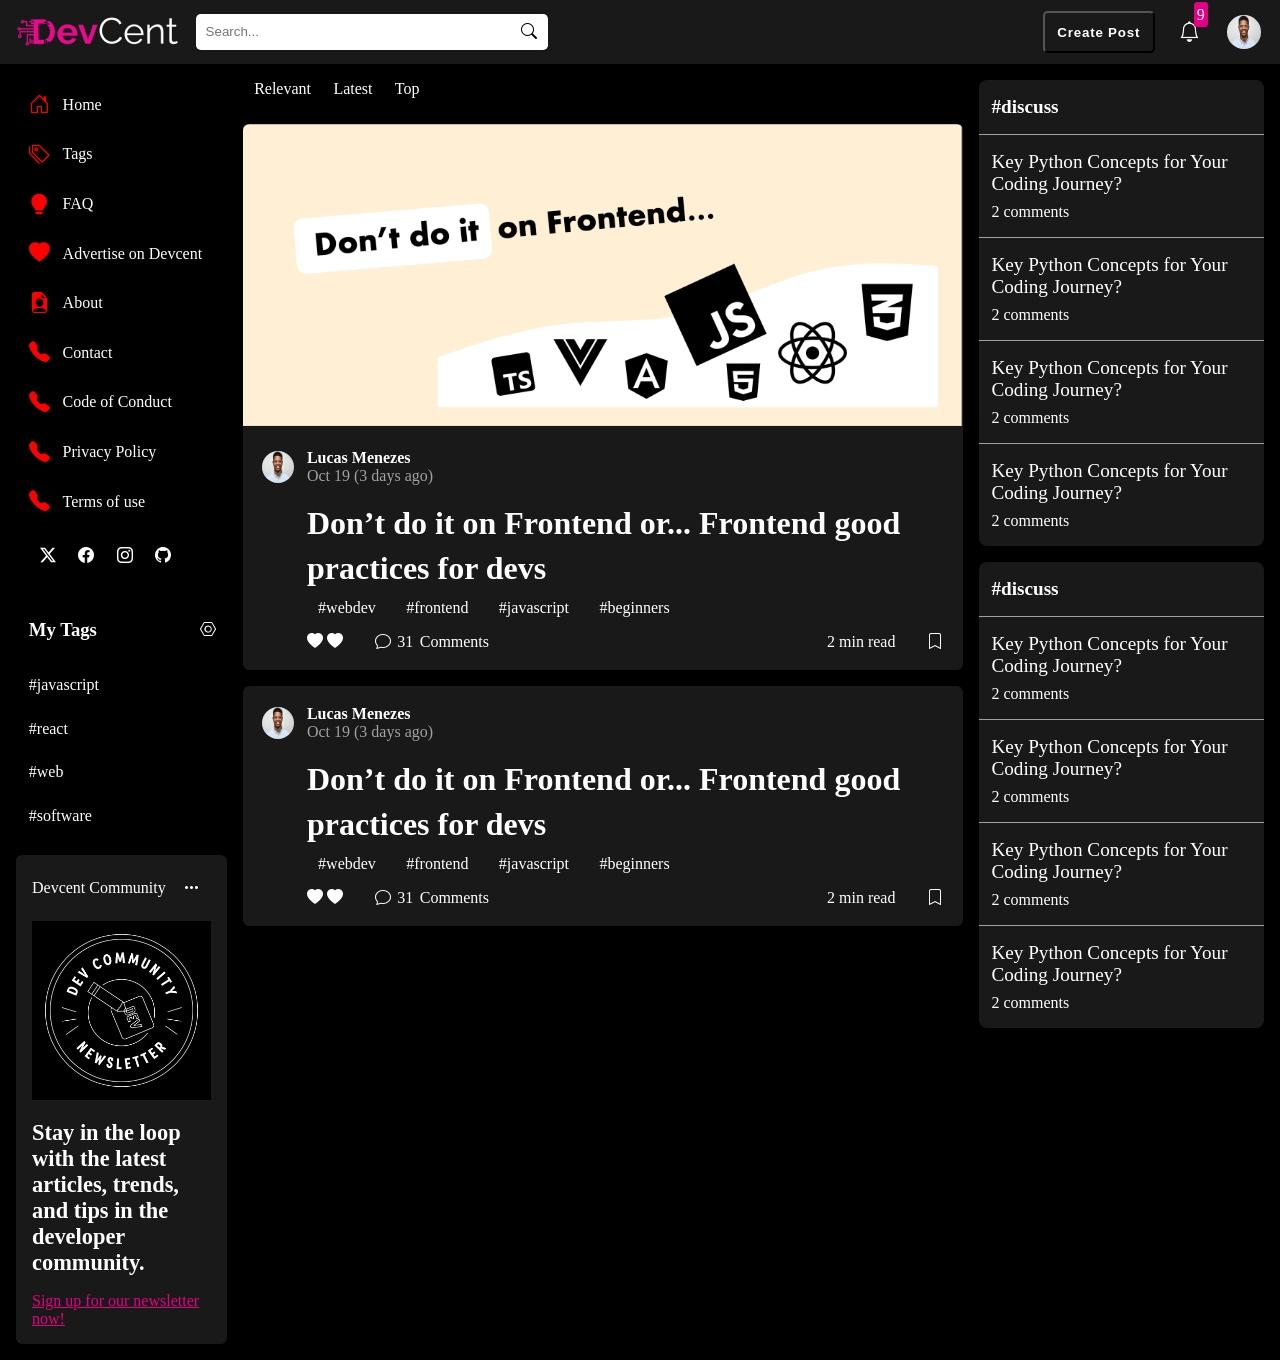
<file: index.html>
<!DOCTYPE html>
<html lang="en">
  <head>
    <meta charset="UTF-8" />
    <meta name="viewport" content="width=device-width, initial-scale=1.0" />
    <title>Devcent Community</title>
    <link rel="stylesheet" href="./assets/css/style.css" />
  </head>
  <body>
    <!--Beginning of Navbar-->
    <nav class="navbar-container">
      <div class="navbar">
        <div class="navbar-left">
          <span id="sidebar-open">
            <i class="bi bi-list"></i>
          </span>
          <img src="assets/images/logo.png" alt="Logo" />
          <div class="navbar-search">
            <input type="text" placeholder="Search..." />
            <span>
              <i class="bi bi-search"></i>
            </span>
          </div>
        </div>
        
        <div class="navbar-links">
          <span class="navbar-search-md">
            <i class="bi bi-search"></i>
          </span>

          <button id="create-post-btn">
            <a href="/new">Create Post</a>
          </button>
          <div id="bell-wrapper">
            <span id="notification-count">9</span>
            <i class="bi bi-bell"></i>
          </div>
          <div class="navbar-avatar">
            <img src="assets/images/avatar.png" alt="User Avatar" />
          </div>
        </div>
      </div>
    </nav>
    <!--End of Navbar-->

    <!--Beginning of Sidebar-->
    <nav class="sidebar-container">
      <div class="sidebar">
        <div class="sidebar-heading">
          <span>DEVCENT Community</span>
          <span id="sidebar-close"><i class="bi bi-x"></i></span>
        </div>
        <div>
          <ul class="left-container-list">
            <li class="left-container-list-item">
              <a href="index.html">
                <i class="bi bi-house-door"></i>
                <span>Home</span>
              </a>
            </li>
            <li class="left-container-list-item">
              <a href="index.html">
                <i class="bi bi-tags"></i>
                <span>Tags</span>
              </a>
            </li>
            <li class="left-container-list-item">
              <a href="index.html">
                <i class="bi bi-lightbulb-fill"></i>
                <span>FAQ</span>
              </a>
            </li>
            <li class="left-container-list-item">
              <a href="index.html">
                <i class="bi bi-heart-fill"></i>
                <span>Advertise on Devcent</span>
              </a>
            </li>
            <li class="left-container-list-item">
              <a href="index.html">
                <i class="bi bi-file-earmark-person-fill"></i>
                <span>About</span>
              </a>
            </li>
            <li class="left-container-list-item">
              <a href="index.html">
                <i class="bi bi-telephone-fill"></i>
                <span>Contact</span>
              </a>
            </li>
            <li class="left-container-list-item">
              <a href="index.html">
                <i class="bi bi-telephone-fill"></i>
                <span>Code of Conduct</span>
              </a>
            </li>
            <li class="left-container-list-item">
              <a href="index.html">
                <i class="bi bi-telephone-fill"></i>
                <span>Privacy Policy</span>
              </a>
            </li>
            <li class="left-container-list-item">
              <a href="index.html">
                <i class="bi bi-telephone-fill"></i>
                <span>Terms of use</span>
              </a>
            </li>
          </ul>

          <ul class="left-container-social-list">
            <li>
              <a href="https://www.twitter.com">
                <i class="bi bi-twitter-x"></i>
              </a>
            </li>
            <li>
              <a href="https://www.facebook.com">
                <i class="bi bi-facebook"></i>
              </a>
            </li>
            <li>
              <a href="https://www.instagram.com">
                <i class="bi bi-instagram"></i>
              </a>
            </li>
            <li>
              <a href="https://www.github.com">
                <i class="bi bi-github"></i>
              </a>
            </li>
          </ul>
        </div>
      </div>
    </nav>
    <!--End of Sidebar-->

    <!--Beginning of Overall Container-->
    <div class="overall-container">
      <!--Beginning of left Container-->
      <div class="left-container">
        <!--Beginning of left Container list-->
        <ul class="left-container-list">
          <li class="left-container-list-item">
            <a href="index.html">
              <i class="bi bi-house-door"></i>
              <span>Home</span>
            </a>
          </li>
          <li class="left-container-list-item">
            <a href="index.html">
              <i class="bi bi-tags"></i>
              <span>Tags</span>
            </a>
          </li>
          <li class="left-container-list-item">
            <a href="index.html">
              <i class="bi bi-lightbulb-fill"></i>
              <span>FAQ</span>
            </a>
          </li>
          <li class="left-container-list-item">
            <a href="index.html">
              <i class="bi bi-heart-fill"></i>
              <span>Advertise on Devcent</span>
            </a>
          </li>
          <li class="left-container-list-item">
            <a href="index.html">
              <i class="bi bi-file-earmark-person-fill"></i>
              <span>About</span>
            </a>
          </li>
          <li class="left-container-list-item">
            <a href="index.html">
              <i class="bi bi-telephone-fill"></i>
              <span>Contact</span>
            </a>
          </li>
          <li class="left-container-list-item">
            <a href="index.html">
              <i class="bi bi-telephone-fill"></i>
              <span>Code of Conduct</span>
            </a>
          </li>
          <li class="left-container-list-item">
            <a href="index.html">
              <i class="bi bi-telephone-fill"></i>
              <span>Privacy Policy</span>
            </a>
          </li>
          <li class="left-container-list-item">
            <a href="index.html">
              <i class="bi bi-telephone-fill"></i>
              <span>Terms of use</span>
            </a>
          </li>
        </ul>
        <!--End of left Container list-->

        <!--Beginning of left Social list-->
        <ul class="left-container-social-list">
          <li>
            <a href="https://www.twitter.com">
              <i class="bi bi-twitter-x"></i>
            </a>
          </li>
          <li>
            <a href="https://www.facebook.com">
              <i class="bi bi-facebook"></i>
            </a>
          </li>
          <li>
            <a href="https://www.instagram.com">
              <i class="bi bi-instagram"></i>
            </a>
          </li>
          <li>
            <a href="https://www.github.com">
              <i class="bi bi-github"></i>
            </a>
          </li>
        </ul>
        <!--End of left Social list-->

        <!--Beginning of left Container tags-->
        <div class="left-container-tags">
          <div class="left-container-tags-top">
            <h3>My Tags</h3>
            <a href="index.html">
              <i class="bi bi-nut"></i>
            </a>
          </div>
          <div class="left-container-overflow">
            <ul class="left-container-tags-list">
              <li>
                <a href="index.html"> #javascript </a>
              </li>
              <li>
                <a href="index.html"> #react </a>
              </li>
              <li>
                <a href="index.html"> #web </a>
              </li>
              <li>
                <a href="index.html"> #software </a>
              </li>
              <li>
                <a href="index.html"> #python </a>
              </li>
              <li>
                <a href="index.html"> #rubi </a>
              </li>
            </ul>
          </div>
        </div>
        <!--End of left Container tags-->

        <!--Beginning of left Container Advert-->
        <div class="left-container-adverts">
          <div class="left-container-advert">
            <div class="left-container-advert-top">
              <span>Devcent Community</span>
              <span id="left-container-advert-dots">
                <i class="bi bi-three-dots"></i
              ></span>
            </div>
            <div>
              <img
                src="assets/images/dev-advert-1.png"
                alt="Advert 1"
                width="100%"
              />
            </div>
            <div class="left-container-advert-text">
              <span>
                Stay in the loop with the latest articles, trends, and tips in
                the developer community.
              </span>

              <a href="index.html">Sign up for our newsletter now!</a>
            </div>
          </div>
        </div>
        <!--End of left Container Advert-->
      </div>
      <!--End of left Container-->

      <!--Beginning of main Container-->
      <main class="main-container">
        <div class="main-container-tabs-wrapper">
          <ul>
            <li><a href="index.html">Relevant</a></li>
            <li><a href="index.html">Latest</a></li>
            <li><a href="index.html">Top</a></li>
          </ul>
        </div>
        <!--Beginning of Post Container-->
        <div class="main-container-post">
          <div class="main-container-post-image-wrapper">
            <img src="assets/images/post-image-1.png" alt="post 1" />
          </div>
          <div class="main-container-post-content">
            <div class="main-container-post-content-div-1">
              <img src="assets/images/avatar.png" alt="post avatar" />
              <div>
                <span>Lucas Menezes</span>
                <span>Oct 19 (3 days ago)</span>
              </div>
            </div>
            <div class="main-container-post-content-div-2">
              <span class="main-container-post-title">
                Don’t do it on Frontend or... Frontend good practices for devs
              </span>
              <div class="main-container-post-tags">
                <a href="index.html">#webdev</a>
                <a href="index.html">#frontend</a>
                <a href="index.html">#javascript</a>
                <a href="index.html">#beginners</a>
              </div>
              <div class="main-container-post-footer">
                <div class="main-container-post-footer-div-1">
                  <span>
                    <i class="bi bi-heart-fill"></i>
                    <i class="bi bi-heart-fill"></i>
                  </span>
                  <span>
                    <i class="bi bi-chat"></i>
                    <span>31</span>
                    <span class="main-container-post-footer-comm-label"
                      >Comments</span
                    >
                  </span>
                </div>
                <div class="main-container-post-footer-div-2">
                  <span> 2 min read</span>
                  <i class="bi bi-bookmark"></i>
                </div>
              </div>
            </div>
          </div>
        </div>
        <!--End of Post Container-->
        <!--Beginning of Post Container-->
        <div class="main-container-post">
          <div class="main-container-post-content">
            <div class="main-container-post-content-div-1">
              <img src="assets/images/avatar.png" alt="post avatar" />
              <div>
                <span>Lucas Menezes</span>
                <span>Oct 19 (3 days ago)</span>
              </div>
            </div>
            <div class="main-container-post-content-div-2">
              <span class="main-container-post-title">
                Don’t do it on Frontend or... Frontend good practices for devs
              </span>
              <div class="main-container-post-tags">
                <a href="index.html">#webdev</a>
                <a href="index.html">#frontend</a>
                <a href="index.html">#javascript</a>
                <a href="index.html">#beginners</a>
              </div>
              <div class="main-container-post-footer">
                <div class="main-container-post-footer-div-1">
                  <span>
                    <i class="bi bi-heart-fill"></i>
                    <i class="bi bi-heart-fill"></i>
                  </span>
                  <span>
                    <i class="bi bi-chat"></i>
                    <span>31</span>
                    <span class="main-container-post-footer-comm-label"
                      >Comments</span
                    >
                  </span>
                </div>
                <div class="main-container-post-footer-div-2">
                  <span> 2 min read</span>
                  <i class="bi bi-bookmark"></i>
                </div>
              </div>
            </div>
          </div>
        </div>
        <!--End of Post Container-->
      </main>
      <!--End of main Container-->

      <!--Beginning of right Container-->
      <div class="right-container">
        <!--Beginning of right Container Card-->
        <div class="right-container-card">
          <div class="right-container-card-sect">
            <a href="index.html" class="right-container-card-sect-head"
              >#discuss</a
            >
          </div>
          <div class="right-container-card-sect">
            <a class="right-container-card-sect-post-title" href="index.html"
              >Key Python Concepts for Your Coding Journey?</a
            >
            <span class="right-container-card-sect-post-comment"
              >2 comments</span
            >
          </div>
          <div class="right-container-card-sect">
            <a class="right-container-card-sect-post-title" href="index.html"
              >Key Python Concepts for Your Coding Journey?</a
            >
            <span class="right-container-card-sect-post-comment"
              >2 comments</span
            >
          </div>
          <div class="right-container-card-sect">
            <a class="right-container-card-sect-post-title" href="index.html"
              >Key Python Concepts for Your Coding Journey?</a
            >
            <span class="right-container-card-sect-post-comment"
              >2 comments</span
            >
          </div>
          <div class="right-container-card-sect">
            <a class="right-container-card-sect-post-title" href="index.html"
              >Key Python Concepts for Your Coding Journey?</a
            >
            <span class="right-container-card-sect-post-comment"
              >2 comments</span
            >
          </div>
        </div>
        <!--End of right Container Card-->

        <!--Beginning of right Container Card-->
        <div class="right-container-card">
          <div class="right-container-card-sect">
            <a href="index.html" class="right-container-card-sect-head"
              >#discuss</a
            >
          </div>
          <div class="right-container-card-sect">
            <a class="right-container-card-sect-post-title" href="index.html"
              >Key Python Concepts for Your Coding Journey?</a
            >
            <span class="right-container-card-sect-post-comment"
              >2 comments</span
            >
          </div>
          <div class="right-container-card-sect">
            <a class="right-container-card-sect-post-title" href="index.html"
              >Key Python Concepts for Your Coding Journey?</a
            >
            <span class="right-container-card-sect-post-comment"
              >2 comments</span
            >
          </div>
          <div class="right-container-card-sect">
            <a class="right-container-card-sect-post-title" href="index.html"
              >Key Python Concepts for Your Coding Journey?</a
            >
            <span class="right-container-card-sect-post-comment"
              >2 comments</span
            >
          </div>
          <div class="right-container-card-sect">
            <a class="right-container-card-sect-post-title" href="index.html"
              >Key Python Concepts for Your Coding Journey?</a
            >
            <span class="right-container-card-sect-post-comment"
              >2 comments</span
            >
          </div>
        </div>
        <!--End of right Container Card-->
      </div>
      <!--End of right Container-->
    </div>
    <!--End of Overall Container-->

    <script src="./assets/js/index.js"></script>
  </body>
</html>
</file>
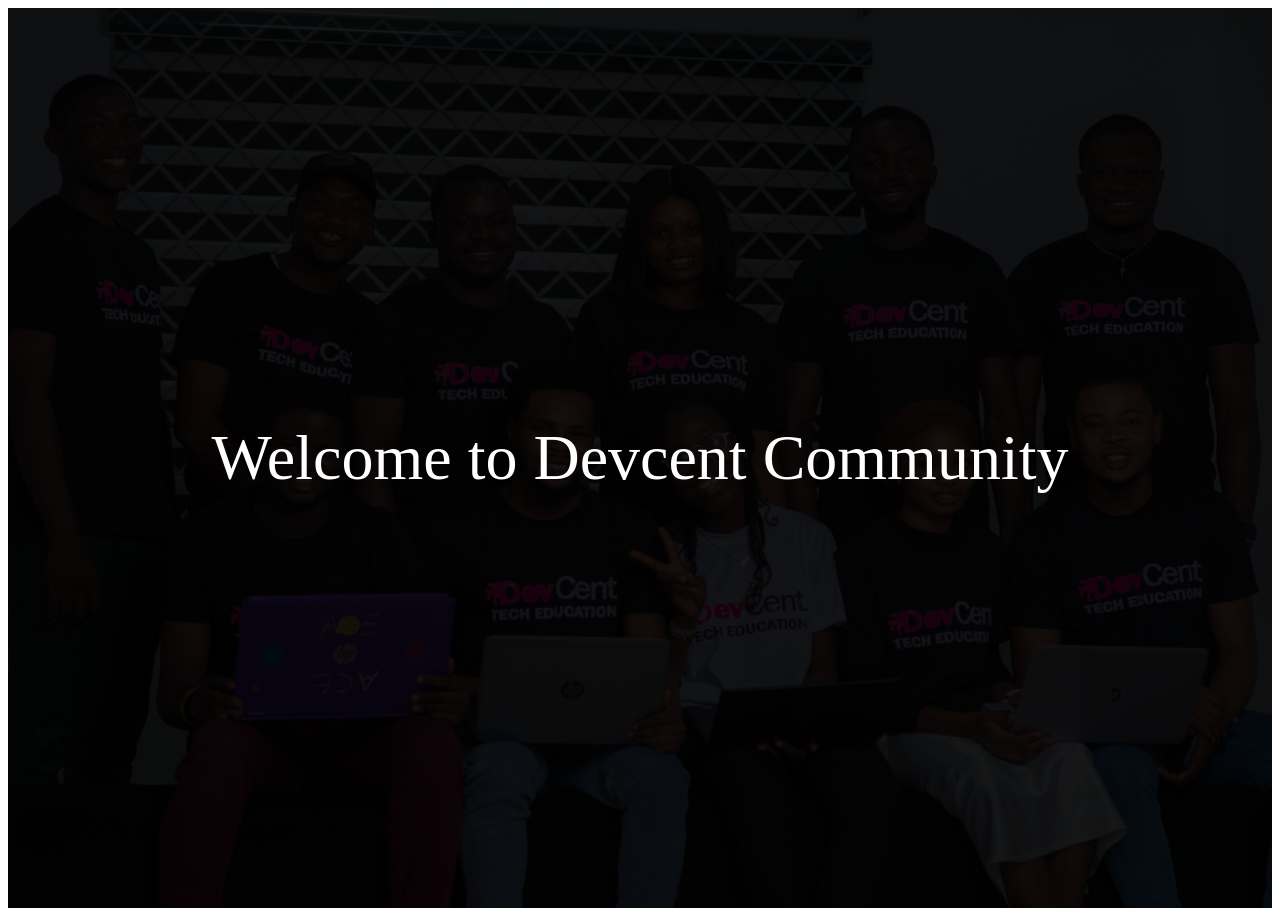
<file: example.html>
<!DOCTYPE html>
<html lang="en">
  <head>
    <meta charset="UTF-8" />
    <meta name="viewport" content="width=device-width, initial-scale=1.0" />
    <title>Document</title>
    <style>
      .bg-sect-1 {
        background-image: linear-gradient(
            to right,
            rgba(0, 0, 0, 0.9),
            rgba(0, 0, 0, 0.9)
          ),
          url(assets/images/bg-1.jpg);
        height: 100vh;
        background-position: center;
        background-size: cover;
        display: flex;
        justify-content: center;
        align-items: center;
        color: white;
        font-size: 4rem;
      }
    </style>
  </head>
  <body>
    <section class="bg-sect-1">Welcome to Devcent Community</section>
  </body>
</html>
</file>
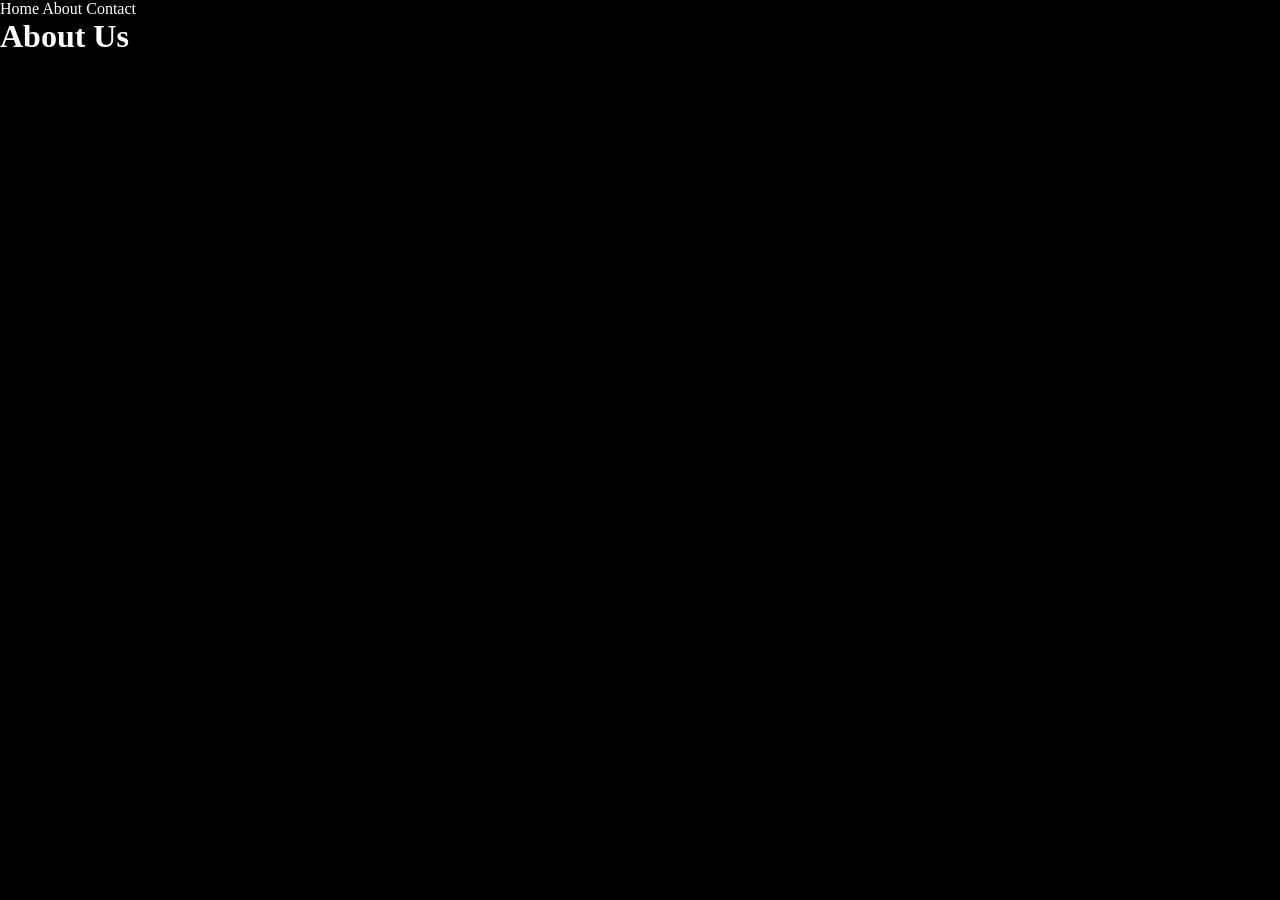
<file: pages/about.html>
<!DOCTYPE html>
<html lang="en">
  <head>
    <meta charset="UTF-8" />
    <meta name="viewport" content="width=device-width, initial-scale=1.0" />
    <title>About Us</title>
    <link rel="stylesheet" href="../assets/css/style.css" />
  </head>
  <body>
    <nav>
      <div>
        <a href="../index.html">Home</a>
        <a href="about.html">About</a>
        <a href="contact.html">Contact</a>
      </div>
    </nav>
    <h1>About Us</h1>
  </body>
</html>
</file>
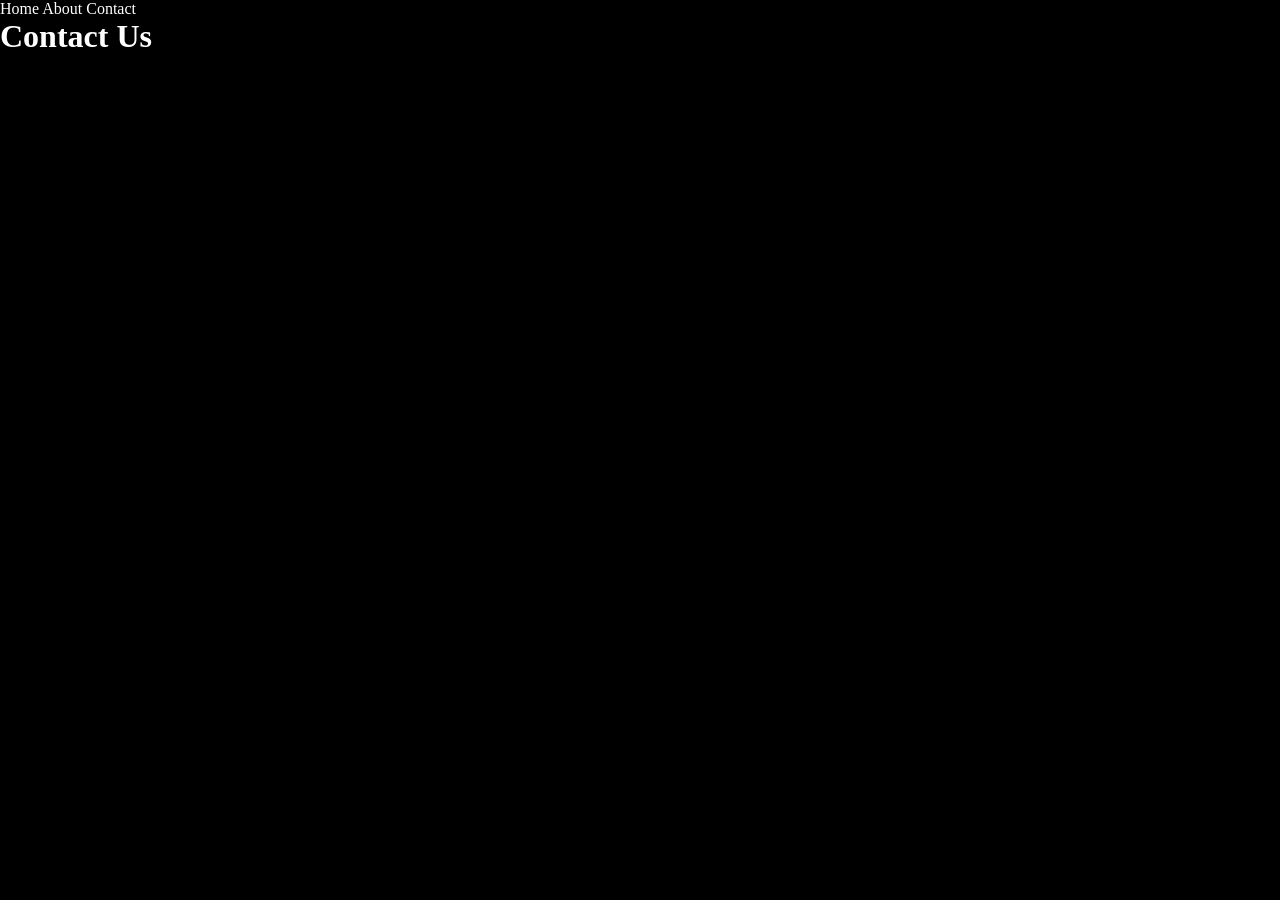
<file: pages/contact.html>
<!DOCTYPE html>
<html lang="en">
  <head>
    <meta charset="UTF-8" />
    <meta name="viewport" content="width=device-width, initial-scale=1.0" />
    <title>Contact Us</title>
    <link rel="stylesheet" href="../assets/css/style.css" />
  </head>
  <body>
    <nav>
      <div>
        <a href="../index.html">Home</a>
        <a href="about.html">About</a>
        <a href="contact.html">Contact</a>
      </div>
    </nav>
    <h1>Contact Us</h1>
  </body>
</html>
</file>
<file: assets/css/style.css>
@import url("https://cdn.jsdelivr.net/npm/bootstrap-icons@1.11.1/font/bootstrap-icons.css");

:root {
  --grey-color-200: #a3a0a0;
  --primary-color: #e40084;
  --mixed-black-color: #1a1919;
  --icon-size: 1.3rem;
  --max-width: 1430px;
}

* {
  margin: 0;
  padding: 0;
  box-sizing: border-box;
}

body {
  color: white;
  background-color: black;
}

a {
  text-decoration: none;
  color: white;
}

.navbar-container {
  position: fixed;
  top: 0;
  right: 0;
  left: 0;
  background-color: var(--mixed-black-color);
  z-index: 500;
}

.navbar {
  max-width: var(--max-width);
  height: 4rem;
  margin: 0 auto;
  padding: 0 1rem;
  display: flex;
  justify-content: space-between;
  align-items: center;
}

.navbar-left {
  display: flex;
  gap: 1rem;
  align-items: center;
}

#sidebar-open {
  display: none;
  cursor: pointer;
  font-size: var(--icon-size);
}

.navbar-search {
  height: 2.3rem;
  display: flex;
  align-items: center;
  width: 22rem;
}

@media only screen and (max-width: 1000px) {
  .navbar-search {
    width: 14rem;
  }
}

@media only screen and (max-width: 760px) {
  .navbar-search {
    display: none;
  }

  #sidebar-open {
    display: inline;
  }
}

.navbar-search input {
  height: 100%;
  width: 100%;
  border-radius: 0.3rem;
  padding: 0 0.6rem;
  border: none;
}

.navbar-search span {
  margin-left: -2.4rem;
  color: black;
  height: 100%;
  display: flex;
  align-items: center;
  padding: 0 0.7rem;
  border-radius: 0.3rem;
  cursor: pointer;
}

.navbar-search span:hover {
  background-color: var(--grey-color-200);
}

.navbar-search input:focus {
  outline: 0.1rem solid var(--primary-color);
}

.navbar-links {
  display: flex;
  align-items: center;
  gap: 1rem;
}

.navbar-search-md {
  display: none;
  font-size: var(--icon-size);
  cursor: pointer;
}

#create-post-btn {
  background-color: transparent;
  padding: 0.7rem 0.8rem;
  border-radius: 0.3rem;
  font-weight: 600;
  letter-spacing: 0.05rem;

  transition-property: all;
  transition-duration: 0.4s;
  transition-timing-function: ease-in-out;
}

#create-post-btn:hover {
  background-color: var(--primary-color);
  border-color: var(--primary-color);
}

@media only screen and (max-width: 760px) {
  .navbar-search-md {
    display: inline;
  }

  #create-post-btn {
    display: none;
  }
}

#bell-wrapper {
  padding: 0.5rem;
  cursor: pointer;
  border-radius: 0.3rem;
  position: relative;
}

#bell-wrapper:hover {
  background-color: var(--grey-color-200);
}

#notification-count {
  position: absolute;
  top: -0.6rem;
  right: 0rem;
  background-color: var(--primary-color);
  color: white;
  padding: 0.2rem;
  border-radius: 0.2rem;
}

#bell-wrapper i {
  font-size: var(--icon-size);
}

.navbar-avatar {
  width: 2.5rem;
  height: 2.5rem;
  display: flex;
  justify-content: center;
  align-items: center;
  border-radius: 50%;
}

.navbar-avatar:hover {
  background-color: var(--grey-color-200);
}

.navbar-avatar img {
  width: 2.1rem;
  height: 2.1rem;
  border-radius: 50%;
  cursor: pointer;
}

.sidebar-container {
  position: fixed;
  top: 0;
  left: 0;
  bottom: 0;
  right: 0;
  background-color: rgba(0, 0, 0, 0.6);
  z-index: 1000;
  visibility: hidden;
  display: none;
}

@media only screen and (max-width: 760px) {
  .sidebar-container {
    display: block;
  }
}

.sidebar {
  background-color: var(--mixed-black-color);
  width: 20rem;
  height: 100%;
  padding: 1rem;
}

@media only screen and (max-width: 500px) {
  .sidebar {
    width: 87%;
  }
}

.sidebar-heading {
  display: flex;
  justify-content: space-between;
  align-items: center;
  margin-bottom: 2rem;
}

.sidebar-heading > span:first-child {
  font-size: 1.2rem;
  font-weight: 600;
}

#sidebar-close {
  font-size: 30px;
  cursor: pointer;
}

.overall-container {
  display: flex;
  max-width: var(--max-width);
  margin: 4rem auto 0 auto;
  padding: 1rem 1rem;
  gap: 1rem;
}

.left-container {
  flex: 1 1 17%;
}

@media only screen and (max-width: 760px) {
  .left-container {
    display: none;
  }
}

.left-container-list {
  list-style-type: none;
}

.left-container-list-item a {
  display: flex;
  gap: 0.8rem;
  align-items: center;
  padding: 0.8rem;
  border-radius: 0.3rem;
}

.left-container-list-item a:hover {
  text-decoration: underline;
  background-color: var(--grey-color-200);
}

.left-container-list-item i {
  font-size: 1.3rem;
  color: red;
}

.left-container-social-list {
  list-style-type: none;
  display: flex;
  padding-left: 0.8rem;
  margin: 1.3rem 0;
}

.left-container-social-list a {
  padding: 0.5rem 0.7rem;
  border-radius: 0.4rem;
}

.left-container-social-list a:hover {
  background-color: var(--grey-color-200);
}

.left-container-tags {
  margin-top: 3rem;
}

.left-container-tags-top {
  display: flex;
  align-items: center;
  justify-content: space-between;
  padding-left: 0.8rem;
  margin-bottom: 1rem;
}

.left-container-tags-top a {
  padding: 0.5rem 0.7rem;
  border-radius: 0.4rem;
}

.left-container-tags-top a:hover {
  background-color: var(--grey-color-200);
}

.left-container-overflow {
  height: 10rem;
  overflow-y: auto;
}

.left-container-tags-list {
  list-style-type: none;
}

.left-container-tags-list a {
  display: flex;
  align-items: center;
  padding: 0.8rem;
  border-radius: 0.3rem;
}

.left-container-tags-list a:hover {
  text-decoration: underline;
  background-color: var(--grey-color-200);
}

.left-container-adverts {
  margin-top: 2rem;
}

.left-container-advert {
  background-color: var(--mixed-black-color);
  padding: 1rem;
  border-radius: 0.4rem;
}

.left-container-advert-top {
  display: flex;
  justify-content: space-between;
  align-items: center;
  margin-bottom: 1rem;
}

.left-container-advert-top span:nth-child(2) {
  padding: 0.5rem 0.7rem;
  border-radius: 0.4rem;
}

.left-container-advert-top span:nth-child(2):hover {
  background-color: var(--grey-color-200);
}

.left-container-advert-text span {
  display: inline-block;
  margin-top: 1rem;
  font-size: 1.4rem;
  font-weight: 600;
}

.left-container-advert-text a {
  display: block;
  margin-top: 1rem;
  text-decoration: underline;
  color: var(--primary-color);
}

.main-container {
  flex: 1 1 58%;
  /* background-color: green; */
}

.main-container-tabs-wrapper {
  margin-bottom: 1.6rem;
}

.main-container-tabs-wrapper ul {
  list-style: none;
  display: flex;
}

.main-container-tabs-wrapper a {
  padding: 0.5rem 0.7rem;
  border-radius: 0.2rem;
}

.main-container-tabs-wrapper a:hover {
  background-color: var(--grey-color-200);
  color: var(--primary-color);
}

.main-container-post {
  border-radius: 0.4rem;
  cursor: pointer;
  background-color: var(--mixed-black-color);
  margin-bottom: 1rem;
}

.main-container-post-image-wrapper img {
  width: 100%;
  border-top-left-radius: 0.4rem;
  border-top-right-radius: 0.4rem;
}

.main-container-post-content {
  padding: 1.2rem;
}

.main-container-post-content-div-1 {
  display: flex;
  gap: 0.8rem;
  align-items: center;
}

.main-container-post-content-div-1 img {
  width: 2rem;
  height: 2rem;
  border-radius: 50%;
}

.main-container-post-content-div-1 span:first-child {
  font-weight: 600;
}

.main-container-post-content-div-1 span:last-child {
  color: var(--grey-color-200);
}

.main-container-post-content-div-1 span {
  display: block;
}

.main-container-post-content-div-2 {
  margin-left: 2.8rem;
  margin-top: 1rem;
}

.main-container-post-title {
  font-size: 2rem;
  font-weight: 600;
  line-height: 2.8rem;
}

@media only screen and (max-width: 760px) {
  .main-container-post-content-div-2 {
    margin-left: 0;
  }

  .main-container-post-title {
    font-size: 1.5rem;
    line-height: 2rem;
  }
}

.main-container-post-tags {
  display: flex;
  gap: 0.5rem;
  margin-bottom: 0.5rem;
}

.main-container-post-tags a {
  padding: 0.5rem 0.7rem;
  border-radius: 0.2rem;
}

.main-container-post-tags a:hover {
  background-color: var(--grey-color-200);
}

.main-container-post-footer {
  display: flex;
  justify-content: space-between;
}

.main-container-post-footer-div-1 {
  display: flex;
  gap: 2rem;
}

.main-container-post-footer-div-1 > span:last-child {
  display: flex;
  gap: 0.4rem;
}

@media only screen and (max-width: 760px) {
  .main-container-post-footer-comm-label {
    display: none;
  }
}

.main-container-post-footer-div-2 {
  display: flex;
  gap: 2rem;
}

.right-container {
  flex: 1 1 23%;
  display: block;
}

@media only screen and (max-width: 1000px) {
  .right-container {
    display: none;
  }
}

.right-container-card {
  background-color: var(--mixed-black-color);
  border-radius: 0.5rem;
  margin-bottom: 1rem;
}

.right-container-card-sect {
  padding: 1rem 0.8rem;
}

.right-container-card-sect:not(:last-child) {
  border-bottom: 1px solid var(--grey-color-200);
}

.right-container-card-sect-head {
  font-size: 1.2rem;
  font-weight: 600;
}

.right-container-card-sect-post-title {
  font-size: 1.2rem;
  display: inline-block;
  margin-bottom: 0.5rem;
}

.right-container-card-sect-post-title:hover {
  color: var(--primary-color);
}

/*
>= 1200px width : xl
>= 1000px witdh : lg
>= 740px width : md
>= 600px width : sm
<= 600px width : xs 
*/
</file>
